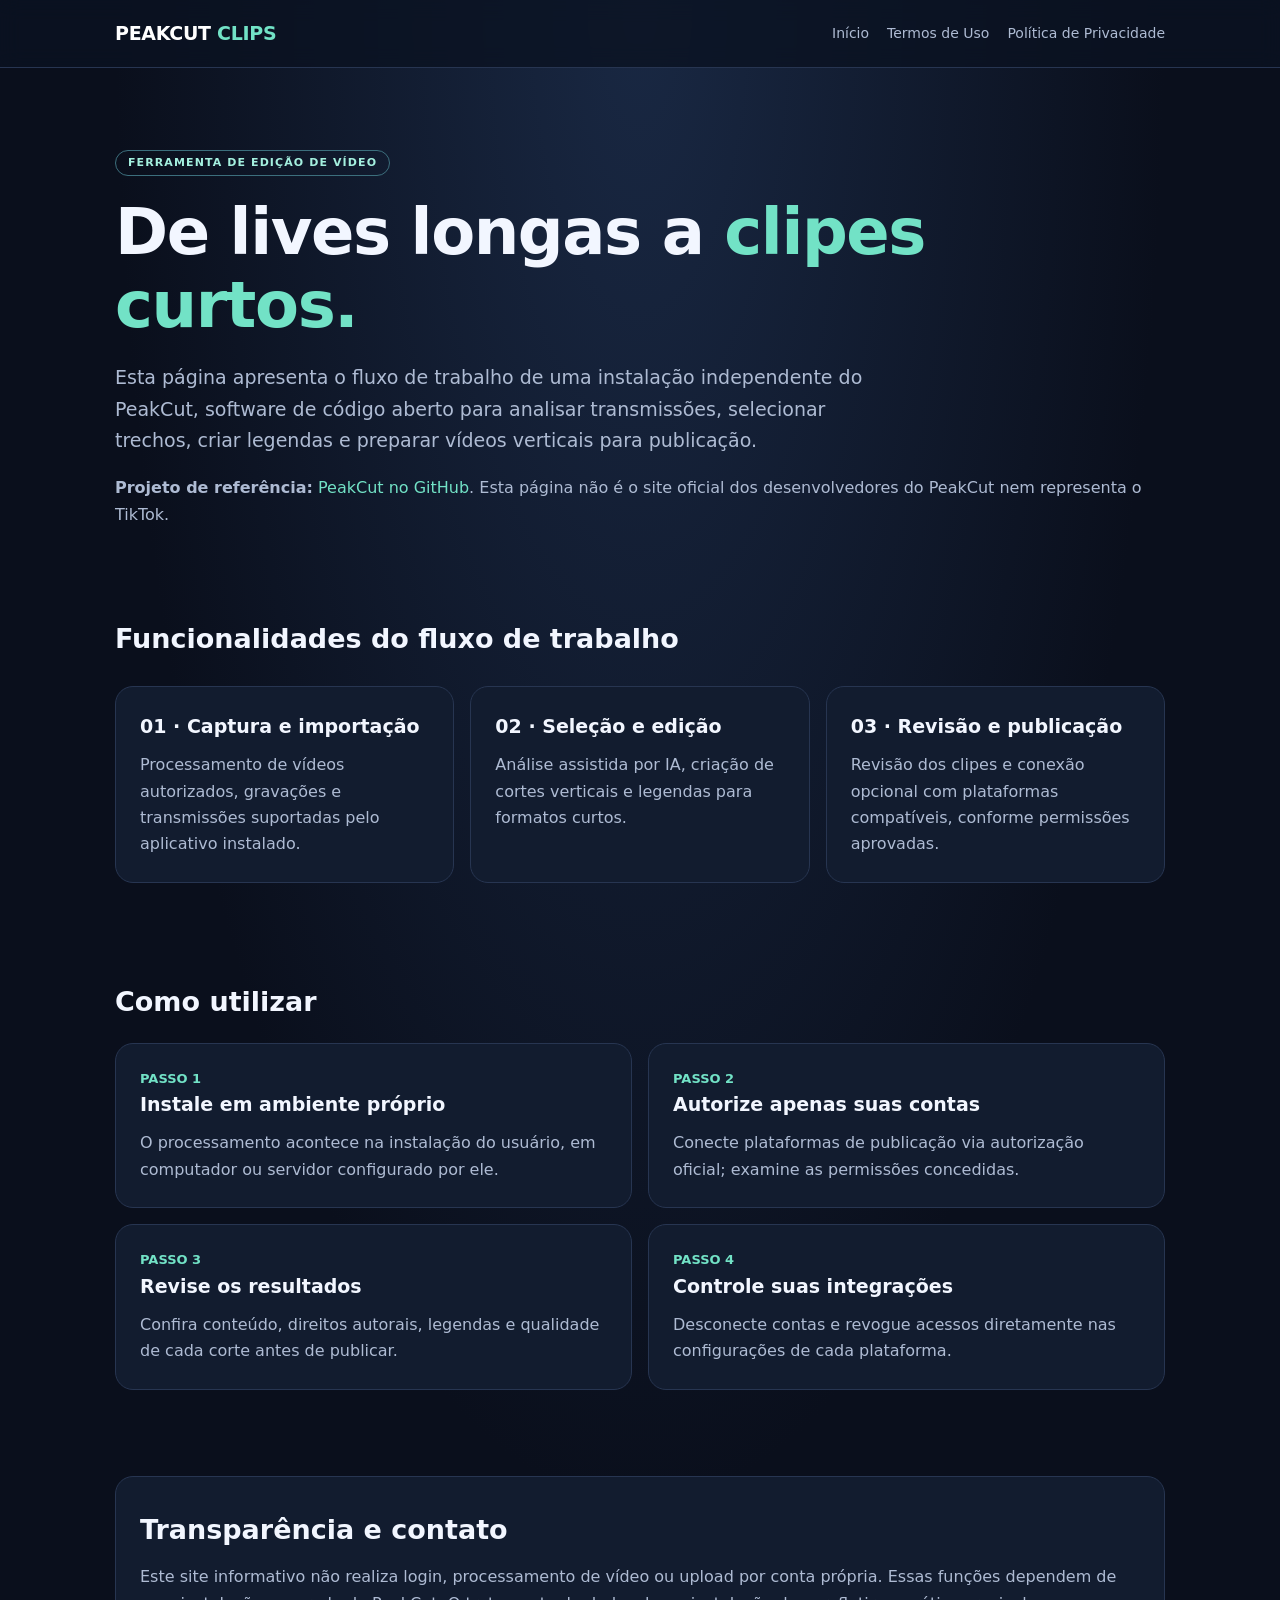
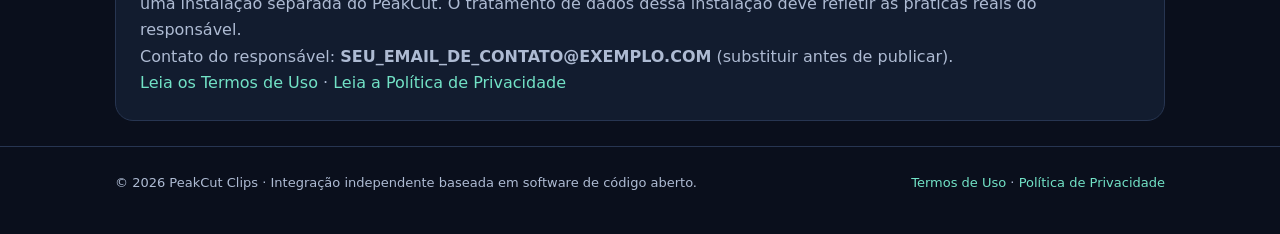
<file: index.html>
<!doctype html><html lang="pt-BR"><head><meta charset="utf-8"><meta name="viewport" content="width=device-width,initial-scale=1"><meta name="description" content="Informações sobre o fluxo de trabalho de cortes de vídeo com PeakCut Clips, uma instalação pessoal baseada no projeto PeakCut de código aberto."><title>PeakCut Clips | Cortes de vídeo com IA</title><link rel="stylesheet" href="style.css"></head><body><header><div class="shell"><a href="index.html" class="brand">PEAKCUT <span>CLIPS</span></a><nav><a href="index.html">Início</a><a href="terms.html">Termos de Uso</a><a href="privacy.html">Política de Privacidade</a></nav></div></header><main class="shell"><div class="hero"><span class="eyebrow">Ferramenta de edição de vídeo</span><h1>De lives longas a <span style="color:var(--accent)">clipes curtos.</span></h1><p class="intro">Esta página apresenta o fluxo de trabalho de uma instalação independente do PeakCut, software de código aberto para analisar transmissões, selecionar trechos, criar legendas e preparar vídeos verticais para publicação.</p><p><strong>Projeto de referência:</strong> <a href="https://github.com/haziqahmedqasmi/PeakCut" rel="noopener">PeakCut no GitHub</a>. Esta página não é o site oficial dos desenvolvedores do PeakCut nem representa o TikTok.</p></div><section class="section"><h2>Funcionalidades do fluxo de trabalho</h2><div class="grid"><article class="card"><h3>01 · Captura e importação</h3><p>Processamento de vídeos autorizados, gravações e transmissões suportadas pelo aplicativo instalado.</p></article><article class="card"><h3>02 · Seleção e edição</h3><p>Análise assistida por IA, criação de cortes verticais e legendas para formatos curtos.</p></article><article class="card"><h3>03 · Revisão e publicação</h3><p>Revisão dos clipes e conexão opcional com plataformas compatíveis, conforme permissões aprovadas.</p></article></div></section><section class="section"><h2>Como utilizar</h2><div class="steps"><article class="card"><div class="number">PASSO 1</div><h3>Instale em ambiente próprio</h3><p>O processamento acontece na instalação do usuário, em computador ou servidor configurado por ele.</p></article><article class="card"><div class="number">PASSO 2</div><h3>Autorize apenas suas contas</h3><p>Conecte plataformas de publicação via autorização oficial; examine as permissões concedidas.</p></article><article class="card"><div class="number">PASSO 3</div><h3>Revise os resultados</h3><p>Confira conteúdo, direitos autorais, legendas e qualidade de cada corte antes de publicar.</p></article><article class="card"><div class="number">PASSO 4</div><h3>Controle suas integrações</h3><p>Desconecte contas e revogue acessos diretamente nas configurações de cada plataforma.</p></article></div></section><section class="card"><h2>Transparência e contato</h2><p>Este site informativo não realiza login, processamento de vídeo ou upload por conta própria. Essas funções dependem de uma instalação separada do PeakCut. O tratamento de dados dessa instalação deve refletir as práticas reais do responsável.</p><p>Contato do responsável: <strong>SEU_EMAIL_DE_CONTATO@EXEMPLO.COM</strong> (substituir antes de publicar).</p><p><a href="terms.html">Leia os Termos de Uso</a> · <a href="privacy.html">Leia a Política de Privacidade</a></p></section></main><footer><div class="shell"><span>© 2026 PeakCut Clips · Integração independente baseada em software de código aberto.</span><span><a href="terms.html">Termos de Uso</a> · <a href="privacy.html">Política de Privacidade</a></span></div></footer></body></html>
</file>
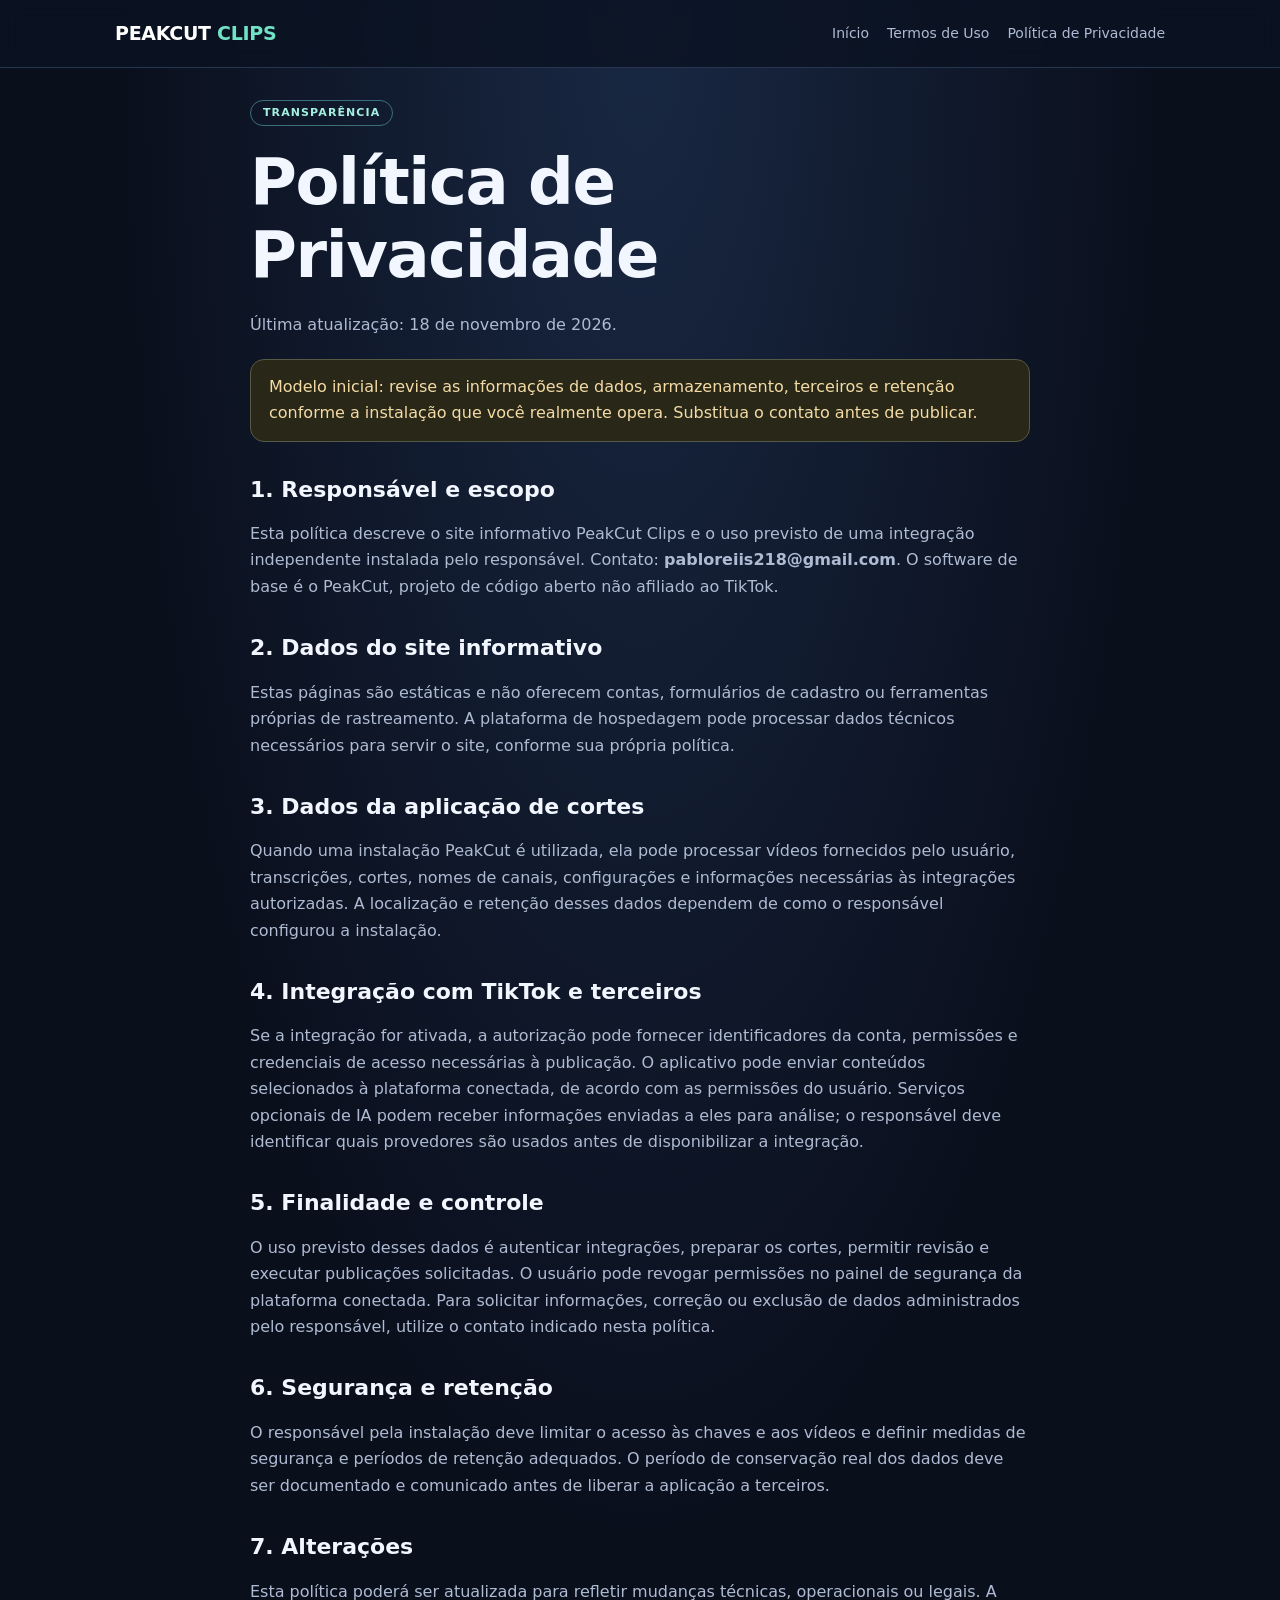
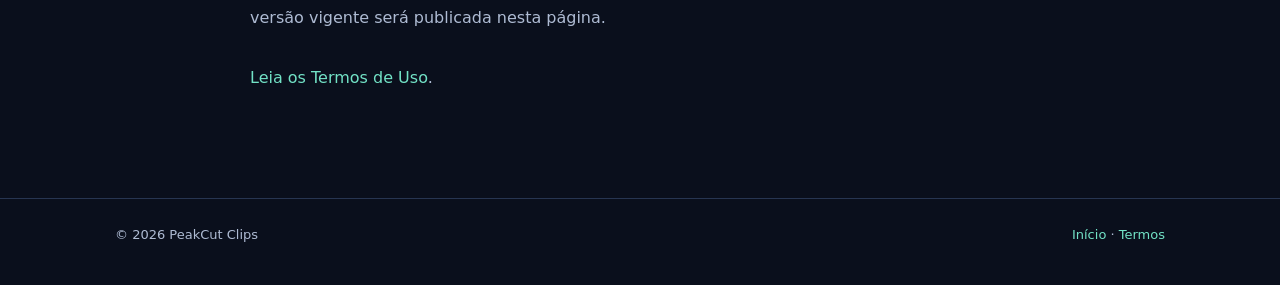
<file: privacy.html>
<!doctype html><html lang="pt-BR"><head><meta charset="utf-8"><meta name="viewport" content="width=device-width,initial-scale=1"><title>Política de Privacidade | PeakCut Clips</title><meta name="description" content="Política de Privacidade do PeakCut Clips"><link rel="stylesheet" href="style.css"></head><body><header><div class="shell"><a href="index.html" class="brand">PEAKCUT <span>CLIPS</span></a><nav><a href="index.html">Início</a><a href="terms.html">Termos de Uso</a><a href="privacy.html">Política de Privacidade</a></nav></div></header><main class="shell legal"><span class="eyebrow">Transparência</span><h1>Política de Privacidade</h1><p>Última atualização: 18 de novembro de 2026.</p><div class="notice">Modelo inicial: revise as informações de dados, armazenamento, terceiros e retenção conforme a instalação que você realmente opera. Substitua o contato antes de publicar.</div><section><h2>1. Responsável e escopo</h2><p>Esta política descreve o site informativo PeakCut Clips e o uso previsto de uma integração independente instalada pelo responsável. Contato: <strong>pabloreiis218@gmail.com</strong>. O software de base é o PeakCut, projeto de código aberto não afiliado ao TikTok.</p></section><section><h2>2. Dados do site informativo</h2><p>Estas páginas são estáticas e não oferecem contas, formulários de cadastro ou ferramentas próprias de rastreamento. A plataforma de hospedagem pode processar dados técnicos necessários para servir o site, conforme sua própria política.</p></section><section><h2>3. Dados da aplicação de cortes</h2><p>Quando uma instalação PeakCut é utilizada, ela pode processar vídeos fornecidos pelo usuário, transcrições, cortes, nomes de canais, configurações e informações necessárias às integrações autorizadas. A localização e retenção desses dados dependem de como o responsável configurou a instalação.</p></section><section><h2>4. Integração com TikTok e terceiros</h2><p>Se a integração for ativada, a autorização pode fornecer identificadores da conta, permissões e credenciais de acesso necessárias à publicação. O aplicativo pode enviar conteúdos selecionados à plataforma conectada, de acordo com as permissões do usuário. Serviços opcionais de IA podem receber informações enviadas a eles para análise; o responsável deve identificar quais provedores são usados antes de disponibilizar a integração.</p></section><section><h2>5. Finalidade e controle</h2><p>O uso previsto desses dados é autenticar integrações, preparar os cortes, permitir revisão e executar publicações solicitadas. O usuário pode revogar permissões no painel de segurança da plataforma conectada. Para solicitar informações, correção ou exclusão de dados administrados pelo responsável, utilize o contato indicado nesta política.</p></section><section><h2>6. Segurança e retenção</h2><p>O responsável pela instalação deve limitar o acesso às chaves e aos vídeos e definir medidas de segurança e períodos de retenção adequados. O período de conservação real dos dados deve ser documentado e comunicado antes de liberar a aplicação a terceiros.</p></section><section><h2>7. Alterações</h2><p>Esta política poderá ser atualizada para refletir mudanças técnicas, operacionais ou legais. A versão vigente será publicada nesta página.</p></section><p><a href="terms.html">Leia os Termos de Uso</a>.</p></main><footer><div class="shell"><span>© 2026 PeakCut Clips</span><span><a href="index.html">Início</a> · <a href="terms.html">Termos</a></span></div></footer></body></html>
</file>
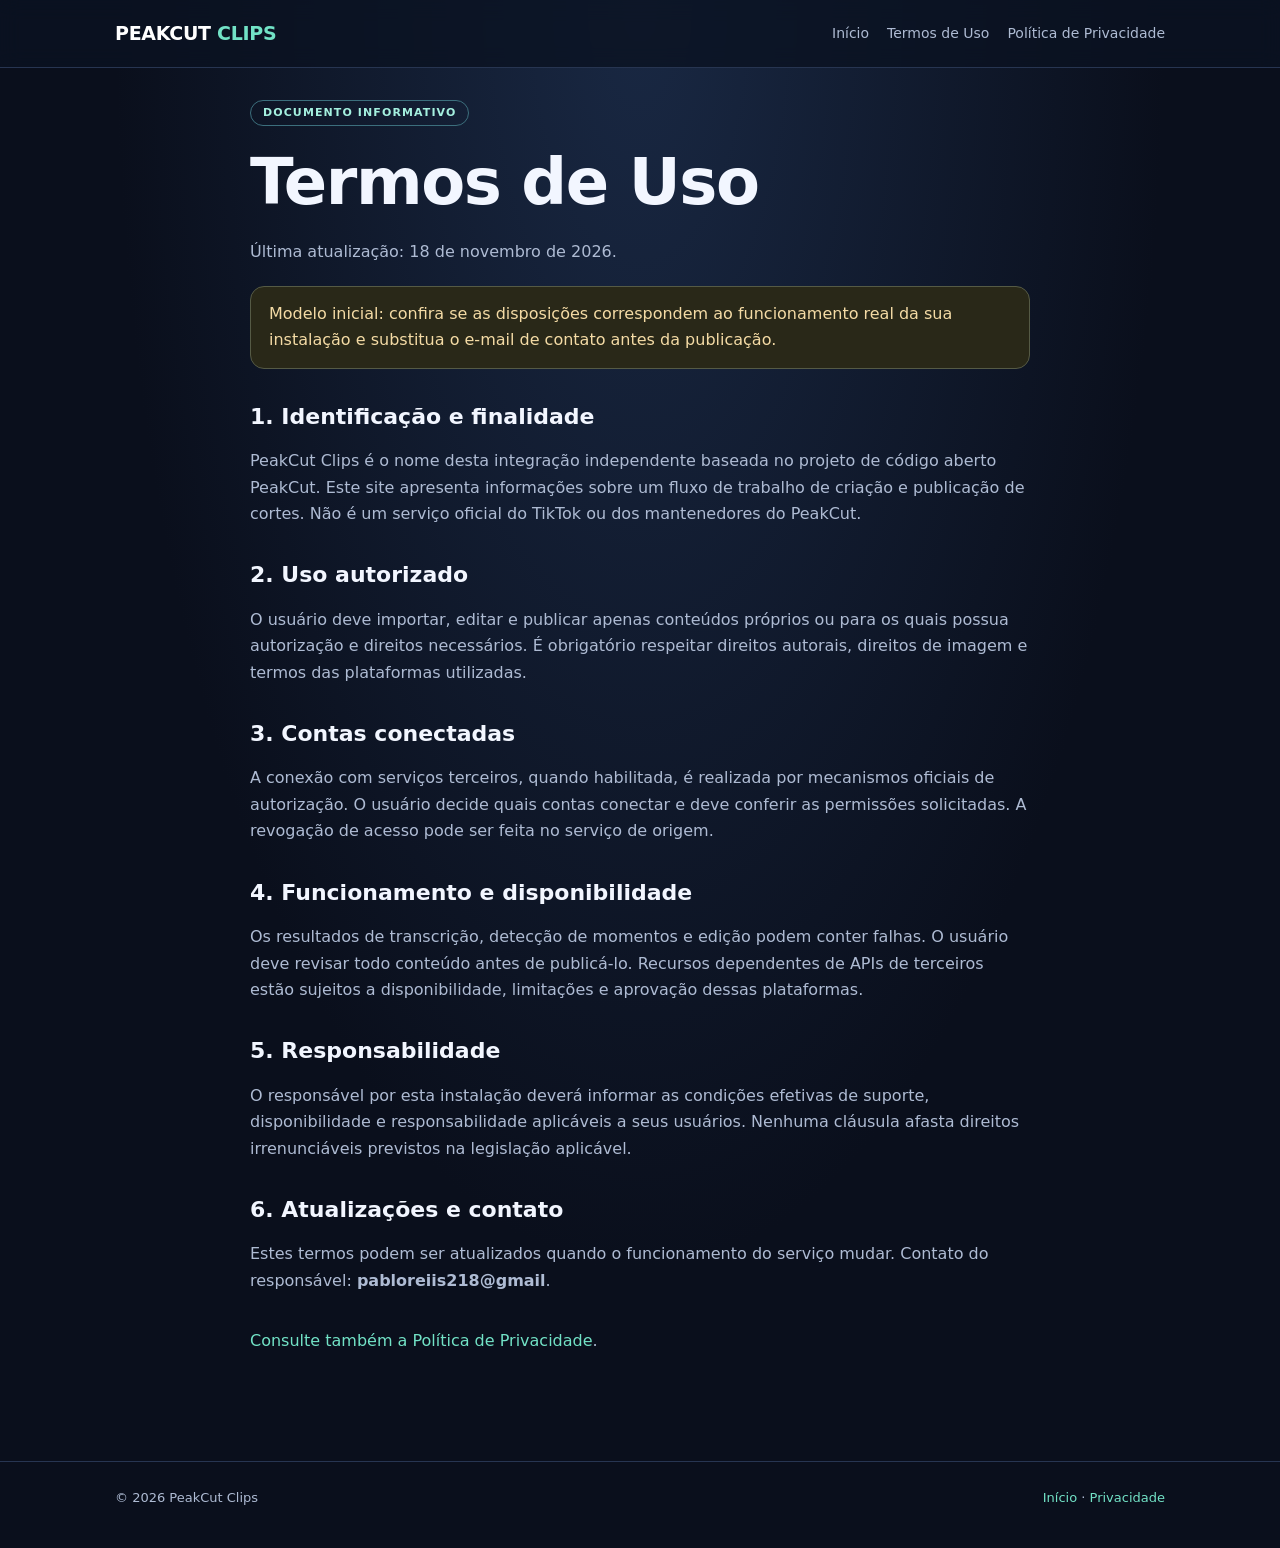
<file: terms.html>
<!doctype html><html lang="pt-BR"><head><meta charset="utf-8"><meta name="viewport" content="width=device-width,initial-scale=1"><title>Termos de Uso | PeakCut Clips</title><meta name="description" content="Termos de Uso do PeakCut Clips"><link rel="stylesheet" href="style.css"></head><body><header><div class="shell"><a href="index.html" class="brand">PEAKCUT <span>CLIPS</span></a><nav><a href="index.html">Início</a><a href="terms.html">Termos de Uso</a><a href="privacy.html">Política de Privacidade</a></nav></div></header><main class="shell legal"><span class="eyebrow">Documento informativo</span><h1>Termos de Uso</h1><p>Última atualização: 18 de novembro de 2026.</p><div class="notice">Modelo inicial: confira se as disposições correspondem ao funcionamento real da sua instalação e substitua o e-mail de contato antes da publicação.</div><section><h2>1. Identificação e finalidade</h2><p>PeakCut Clips é o nome desta integração independente baseada no projeto de código aberto PeakCut. Este site apresenta informações sobre um fluxo de trabalho de criação e publicação de cortes. Não é um serviço oficial do TikTok ou dos mantenedores do PeakCut.</p></section><section><h2>2. Uso autorizado</h2><p>O usuário deve importar, editar e publicar apenas conteúdos próprios ou para os quais possua autorização e direitos necessários. É obrigatório respeitar direitos autorais, direitos de imagem e termos das plataformas utilizadas.</p></section><section><h2>3. Contas conectadas</h2><p>A conexão com serviços terceiros, quando habilitada, é realizada por mecanismos oficiais de autorização. O usuário decide quais contas conectar e deve conferir as permissões solicitadas. A revogação de acesso pode ser feita no serviço de origem.</p></section><section><h2>4. Funcionamento e disponibilidade</h2><p>Os resultados de transcrição, detecção de momentos e edição podem conter falhas. O usuário deve revisar todo conteúdo antes de publicá-lo. Recursos dependentes de APIs de terceiros estão sujeitos a disponibilidade, limitações e aprovação dessas plataformas.</p></section><section><h2>5. Responsabilidade</h2><p>O responsável por esta instalação deverá informar as condições efetivas de suporte, disponibilidade e responsabilidade aplicáveis a seus usuários. Nenhuma cláusula afasta direitos irrenunciáveis previstos na legislação aplicável.</p></section><section><h2>6. Atualizações e contato</h2><p>Estes termos podem ser atualizados quando o funcionamento do serviço mudar. Contato do responsável: <strong>pabloreiis218@gmail</strong>.</p></section><p><a href="privacy.html">Consulte também a Política de Privacidade</a>.</p></main><footer><div class="shell"><span>© 2026 PeakCut Clips</span><span><a href="index.html">Início</a> · <a href="privacy.html">Privacidade</a></span></div></footer></body></html>
</file>
<file: style.css>
:root{color-scheme:dark;--bg:#0a0f1c;--panel:#121c2f;--border:#273551;--muted:#aebbd3;--text:#f2f6ff;--accent:#72e2c6;--accent2:#88aaff}*{box-sizing:border-box}body{margin:0;background:radial-gradient(ellipse at top,#192843 0,#0a0f1c 58%);color:var(--text);font:16px/1.65 system-ui,-apple-system,'Segoe UI',sans-serif}a{color:var(--accent);text-decoration:none}a:hover{text-decoration:underline}.shell{width:min(1050px,calc(100% - 32px));margin:auto}header{border-bottom:1px solid var(--border);background:#0b1221c9;backdrop-filter:blur(10px)}header .shell{display:flex;gap:24px;align-items:center;justify-content:space-between;padding:18px 0}.brand{font-weight:800;font-size:19px;letter-spacing:-.3px;color:white}.brand span{color:var(--accent)}nav{display:flex;gap:18px;flex-wrap:wrap}nav a{color:var(--muted);font-size:14px}.hero{padding:80px 0 36px}.eyebrow{display:inline-block;border:1px solid #3c6f7d;border-radius:40px;color:#a4f0df;padding:3px 12px;letter-spacing:.1em;text-transform:uppercase;font-size:11px;font-weight:800}h1{font-size:clamp(35px,6vw,64px);line-height:1.14;letter-spacing:-1.4px;margin:20px 0}h2{font-size:27px;line-height:1.25;margin:12px 0 18px}h3{margin:0 0 10px;font-size:19px}p,li{color:var(--muted)}.intro{font-size:19px;max-width:780px}.grid{display:grid;grid-template-columns:repeat(3,1fr);gap:16px;margin:30px 0}.card{background:var(--panel);border:1px solid var(--border);border-radius:18px;padding:24px}.card p{margin:0}.steps{display:grid;grid-template-columns:repeat(2,1fr);gap:16px;margin:24px 0 56px}.number{color:var(--accent);font-size:13px;font-weight:800}.section{padding:30px 0}.notice{border:1px solid #555a45;border-radius:14px;background:#292818;padding:14px 18px;color:#f4dba5;margin:20px 0}.legal{max-width:780px;padding:30px 0 65px}.legal section{margin:34px 0}.legal h2{font-size:22px}footer{border-top:1px solid var(--border);padding:25px 0 40px;margin-top:25px;color:var(--muted);font-size:13px}footer .shell{display:flex;gap:14px;flex-wrap:wrap;justify-content:space-between}@media(max-width:750px){header .shell{align-items:flex-start;flex-direction:column;gap:8px}.grid,.steps{grid-template-columns:1fr}.hero{padding-top:48px}}
</file>
